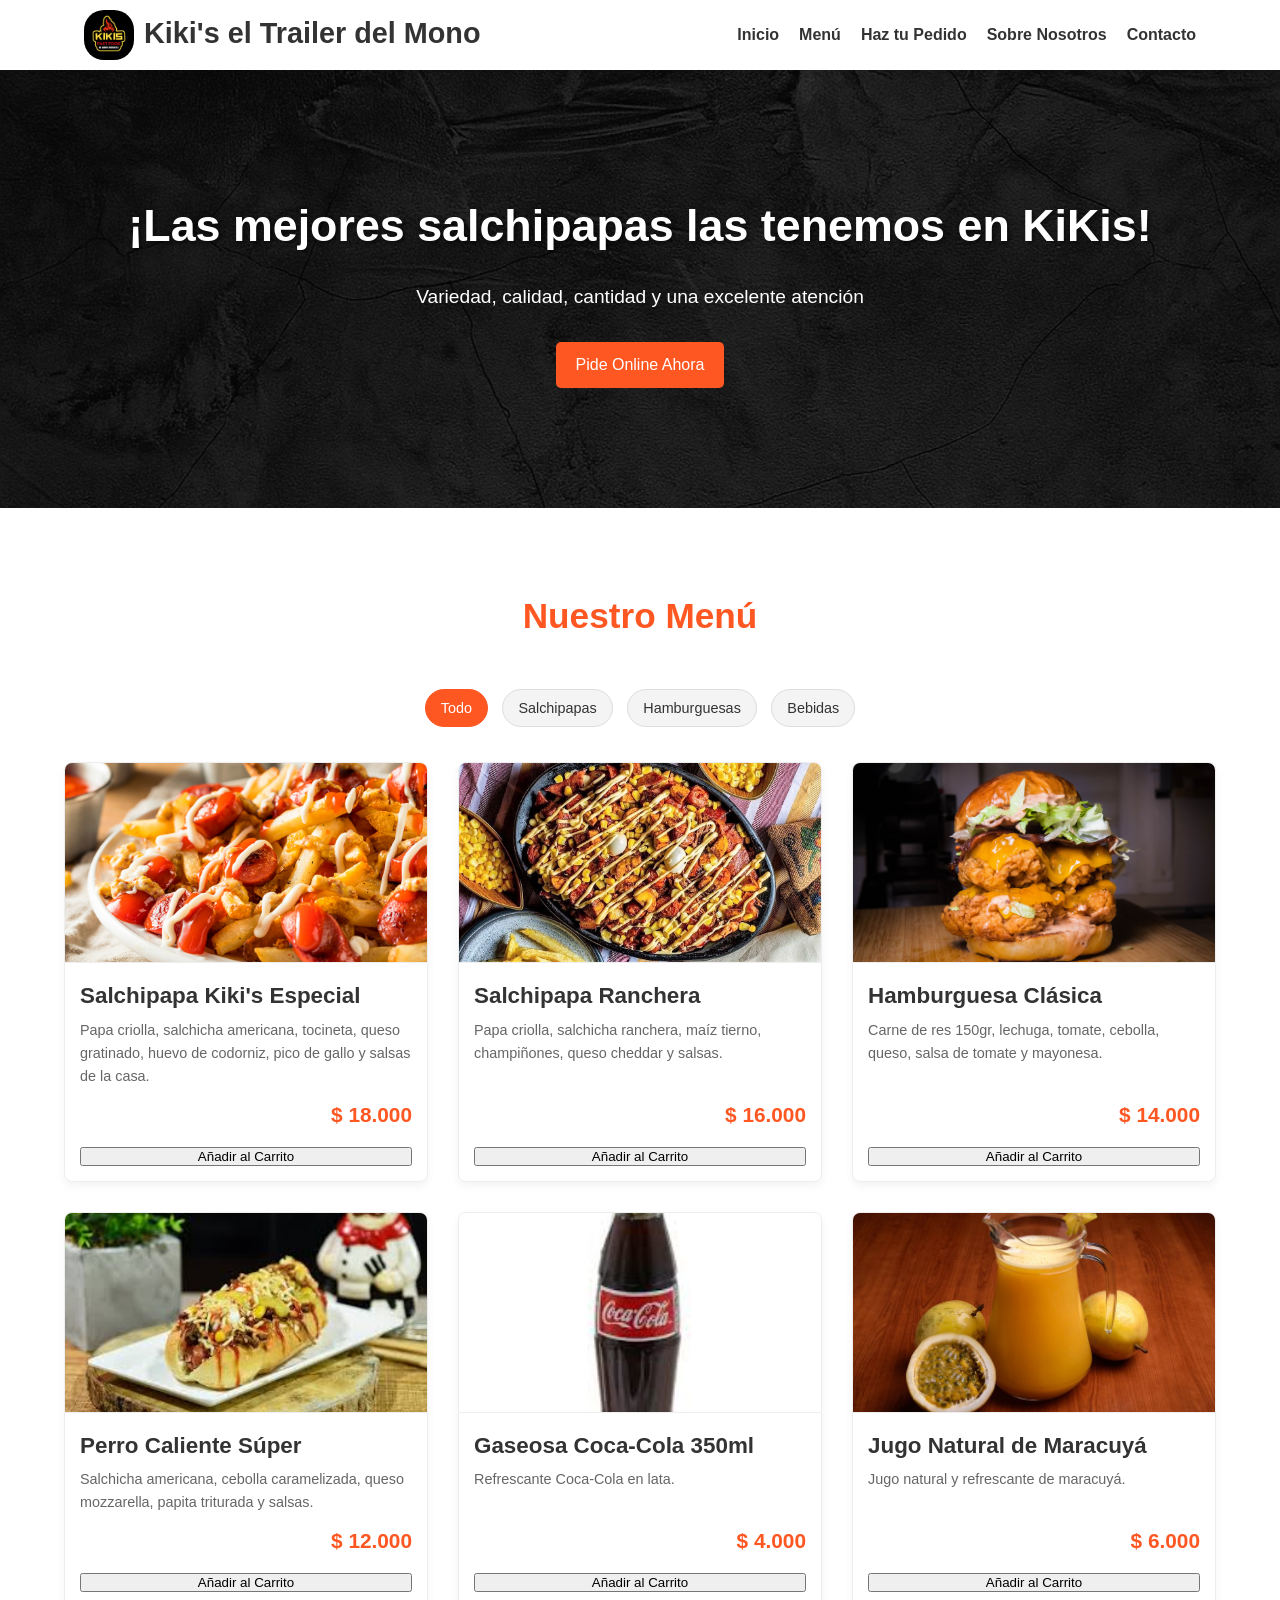
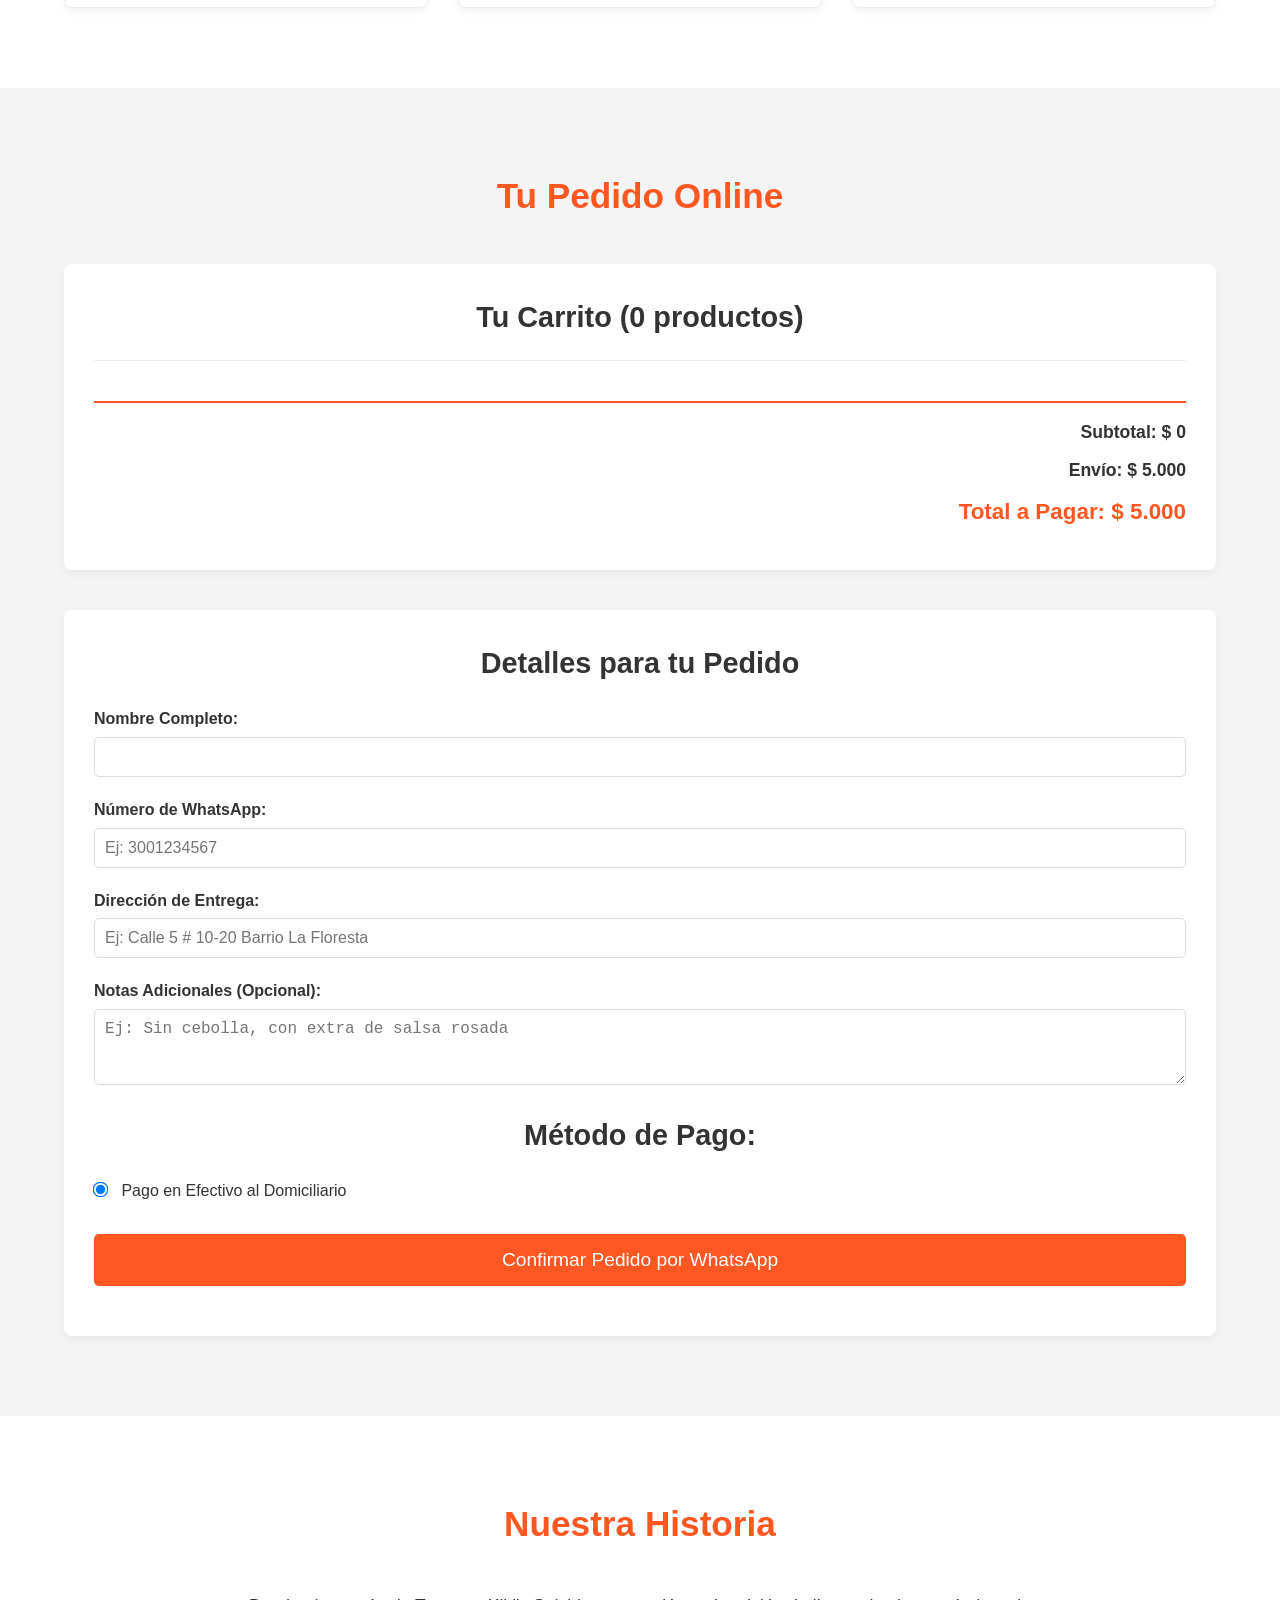
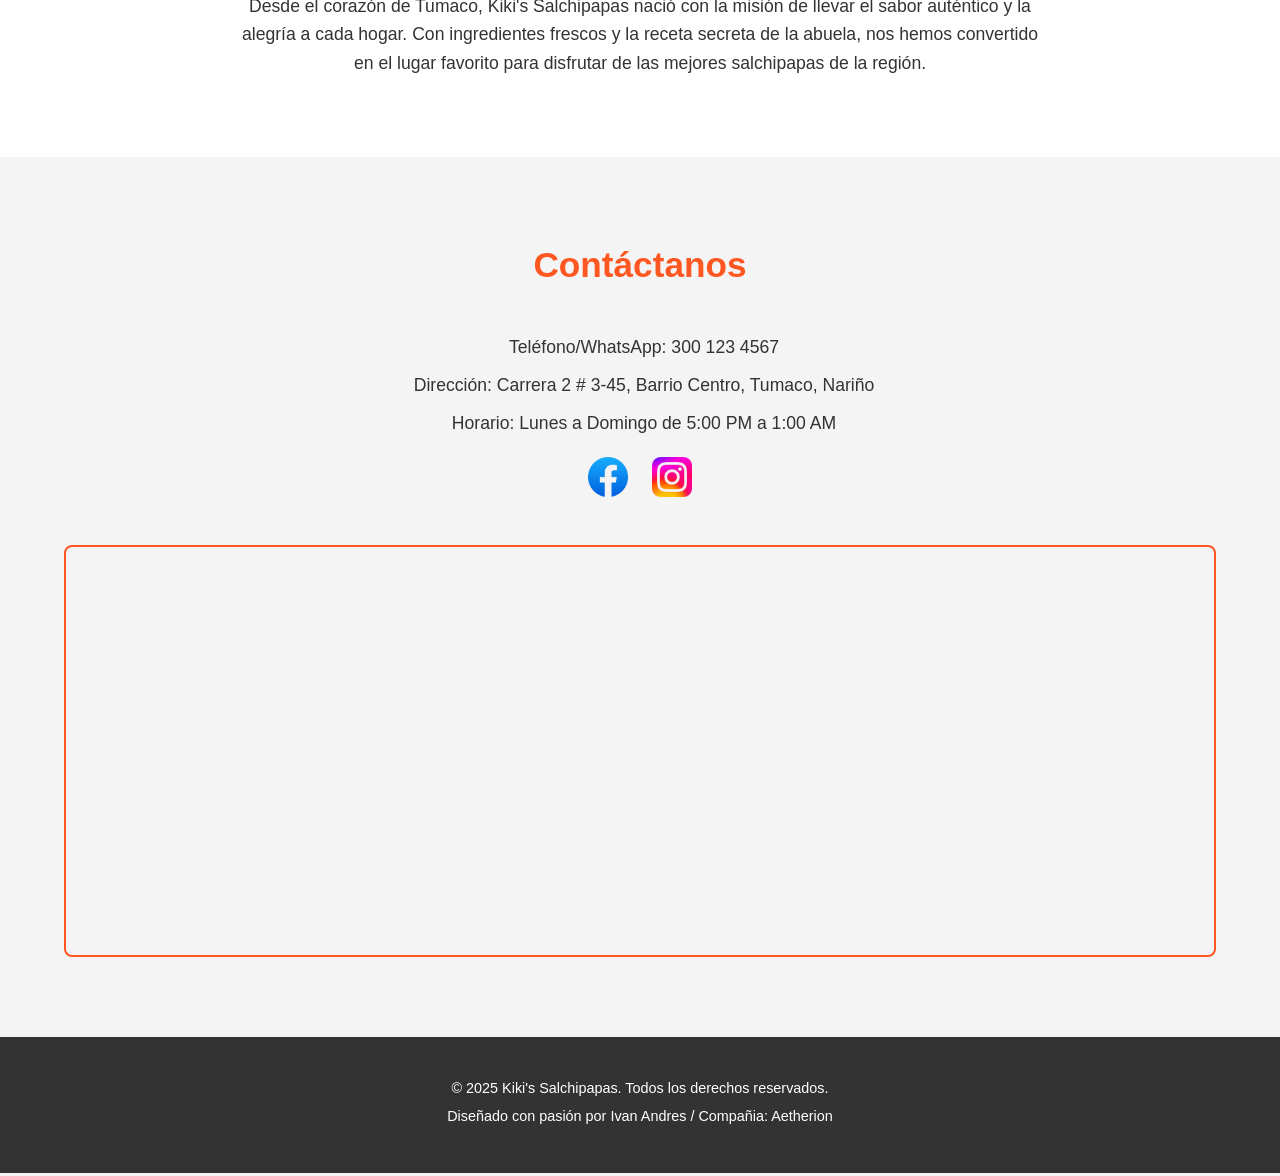
<file: index.html>
<!DOCTYPE html>
<html lang="es">
<head>
    <meta charset="UTF-8">
    <meta name="viewport" content="width=device-width, initial-scale=1.0">
    <title>Kiki's Salchipapas - Las Mejores de Tumaco | Pedidos Online</title>
    <link rel="stylesheet" href="style.css">
    <link rel="icon" href="./img/Logo.png">
    </head>
<body>

    <header class="main-header">
        <div class="container">
            <div class="logo">
                <a href="index.html">
                    <img src="./img/Logo.png" alt="Logo de Kiki's Salchipapas">
                    <h1>Kiki's el Trailer del Mono</h1>
                </a>
            </div>
            <nav class="main-nav">
                <ul>
                    <li><a href="#inicio">Inicio</a></li>
                    <li><a href="#menu">Menú</a></li>
                    <li><a href="#pedidos">Haz tu Pedido</a></li>
                    <li><a href="#sobre-nosotros">Sobre Nosotros</a></li>
                    <li><a href="#contacto">Contacto</a></li>
                </ul>
            </nav>
            <button class="menu-toggle" aria-label="Abrir menú">
                <span></span>
                <span></span>
                <span></span>
            </button>
        </div>
    </header>
            
    <section id="inicio" class="hero">
        <div class="container">
            <div class="hero-content">
                <h2>¡Las mejores salchipapas las tenemos en KiKis!</h2>
                <p>Variedad, calidad, cantidad y una excelente atención</p>
                <a href="#pedidos" class="btn btn-primary">Pide Online Ahora</a>
            </div>
        </div>
    </section>

    <section id="menu" class="menu-section">
        <div class="container">
            <h3>Nuestro Menú</h3>
            <div class="menu-categories">
                <button class="category-btn active" data-category="todo">Todo</button>
                <button class="category-btn" data-category="salchipapas">Salchipapas</button>
                <button class="category-btn" data-category="hamburguesas">Hamburguesas</button>
                <button class="category-btn" data-category="bebidas">Bebidas</button>
            </div>
            <div class="menu-grid" id="menu-items-container">
                </div>
        </div>
    </section>
    

    <section id="pedidos" class="order-section">
        <div class="container">
            <h3>Tu Pedido Online</h3>
            <div class="order-summary">
                <h4>Tu Carrito (<span id="cart-item-count">0</span> productos)</h4>
                <ul id="cart-list">
                    <li class="cart-placeholder">Tu carrito está vacío. ¡Añade algo del menú!</li>
                </ul>
                <div class="cart-totals">
                    <p>Subtotal: <span id="cart-subtotal">$0 COP</span></p>
                    <p>Envío: <span id="delivery-cost">$0 COP</span></p>
                    <p>Total a Pagar: <span id="cart-total">$0 COP</span></p>
                </div>
            </div>

            <div class="customer-details-form">
                <h4>Detalles para tu Pedido</h4>
                <form id="order-form">
                    <div class="form-group">
                        <label for="customer-name">Nombre Completo:</label>
                        <input type="text" id="customer-name" name="customerName" required>
                    </div>
                    <div class="form-group">
                        <label for="customer-phone">Número de WhatsApp:</label>
                        <input type="tel" id="customer-phone" name="customerPhone" placeholder="Ej: 3001234567" required>
                    </div>
                    <div class="form-group">
                        <label for="customer-address">Dirección de Entrega:</label>
                        <input type="text" id="customer-address" name="customerAddress" placeholder="Ej: Calle 5 # 10-20 Barrio La Floresta" required>
                    </div>
                    <div class="form-group">
                        <label for="customer-notes">Notas Adicionales (Opcional):</label>
                        <textarea id="customer-notes" name="customerNotes" rows="3" placeholder="Ej: Sin cebolla, con extra de salsa rosada"></textarea>
                    </div>

                    <div class="payment-method-selection">
                        <h4>Método de Pago:</h4>
                        <label>
                            <input type="radio" name="paymentMethod" value="efectivo" checked> Pago en Efectivo al Domiciliario
                        </label>
                        </div>

                    <button type="submit" class="btn btn-primary" id="confirm-order-btn">Confirmar Pedido por WhatsApp</button>
                    <p class="form-message" id="order-message"></p>
                </form>
            </div>
        </div>
    </section>

    <section id="sobre-nosotros" class="about-section">
        <div class="container">
            <h3>Nuestra Historia</h3>
            <p>Desde el corazón de Tumaco, Kiki's Salchipapas nació con la misión de llevar el sabor auténtico y la alegría a cada hogar. Con ingredientes frescos y la receta secreta de la abuela, nos hemos convertido en el lugar favorito para disfrutar de las mejores salchipapas de la región.</p>
            </div>
    </section>

    <section id="contacto" class="contact-section">
        <div class="container">
            <h3>Contáctanos</h3>
            <div class="contact-info">
                <p><i class="icon-phone"></i> Teléfono/WhatsApp: <a href="tel:+573001234567">300 123 4567</a></p>
                <p><i class="icon-map"></i> Dirección: Carrera 2 # 3-45, Barrio Centro, Tumaco, Nariño</p>
                <p><i class="icon-clock"></i> Horario: Lunes a Domingo de 5:00 PM a 1:00 AM</p>
                <div class="social-links">
                    <a href="https://facebook.com/kikissalchipapas" target="_blank" aria-label="Facebook de Kiki's"><img src="./img/2021_Facebook_icon.svg-removebg-preview.png" alt="Facebook"></a>
                    <a href="https://instagram.com/kikissalchipapas" target="_blank" aria-label="Instagram de Kiki's"><img src="./img/images__1_-removebg-preview.png" alt="Instagram"></a>
                </div>
            </div>
            <div class="map-container">
                <iframe src="https://www.google.com/maps/embed?pb=!1m18!1m12!1m3!1d3976.997232306232!2d-78.7303038!3d2.1587836!2m3!1f0!2f0!3f0!3m2!1i1024!2i768!4f13.1!3m3!1m2!1s0x8e2b86d1a9a8c6a7%3A0xf0c2b2b2b2b2b2b2!2sTumaco%2C%20Nari%C3%B1o%2C%20Colombia!5e0!3m2!1sen!2sco!4v1719600000000!5m2!1sen!2sco" width="600" height="450" style="border:0;" allowfullscreen="" loading="lazy" referrerpolicy="no-referrer-when-downgrade"></iframe>
            </div>
        </div>
    </section>

    <footer class="main-footer">
        <div class="container">
            <p>&copy; 2025 Kiki's Salchipapas. Todos los derechos reservados.</p>
            <p>Diseñado con pasión por Ivan Andres / Compañia: Aetherion </p>
        </div>
    </footer>

    <script src="script.js"></script>
</body>
</html>
</file>
<file: style.css>
/* --- Variables CSS (Colores y Fuentes) --- */
:root {
    --color-primary: #FF5722; /* Naranja vibrante para el acento de Kiki's */
    --color-secondary: #FFC107; /* Amarillo para destacar */
    --color-dark: #333; /* Texto oscuro principal */
    --color-light: #f4f4f4; /* Fondos claros */
    --color-white: #fff;
    --font-heading: 'Roboto', sans-serif; /* Puedes descomentar en el HTML para Google Fonts */
    --font-body: 'Arial', sans-serif;
}

/* --- Reseteo Básico y Estilos Generales --- */
* {
    margin: 0;
    padding: 0;
    box-sizing: border-box; /* Esto es crucial para el layout */
}

body {
    font-family: var(--font-body);
    line-height: 1.6;
    color: var(--color-dark);
    background-color: var(--color-light);
    overflow-x: hidden; /* Evita scroll horizontal innecesario */
}

.container {
    width: 90%;
    max-width: 1200px; /* Limita el ancho máximo del contenido */
    margin: auto;
    padding: 20px 0;
    
}

a {
    text-decoration: none;
    color: var(--color-primary);
}

img {
    max-width: 100%;
    height: auto;
    display: block; /* Elimina espacio extra debajo de las imágenes */
}

/* Botones Generales */
.btn {
    display: inline-block;
    background-color: var(--color-primary);
    color: var(--color-white);
    padding: 10px 20px;
    border: none;
    border-radius: 5px;
    cursor: pointer;
    font-size: 1rem;
    transition: background-color 0.3s ease;
}

.btn:hover {
    background-color: #E64A19; /* Un tono más oscuro al pasar el mouse */
}

/* --- Cabecera Principal (Main Header) --- */
.main-header {
    background-color: var(--color-white);
    box-shadow: 0 2px 5px rgba(0,0,0,0.1);
    position: sticky; /* Se  queda arriba al hacer scroll */
    top: 0;
    z-index: 1000; /* Asegura que esté por encima de otros elementos */
}

.main-header .container {
    display: flex;
    justify-content: space-between;
    align-items: center;
    padding: 10px 20px; /* Más padding para la cabecera */
}

.main-header .logo {
    display: flex;
    align-items: center;
}

.main-header .logo img {
    height: 50px; /* Tamaño del logo */
    margin-right: 10px;
    border-radius: 20px;
}

.main-header .logo h1 {
    font-size: 1.8rem;
    color: var(--color-dark);
    font-family: var(--font-heading);
}

.main-header .logo a {
    color: inherit; /* Hereda el color del texto del h1 */
    display: flex;
}

.main-nav ul {
    list-style: none;
    display: flex;
}

.main-nav ul li {
    margin-left: 20px;
}

.main-nav ul li a {
    color: var(--color-dark);
    font-weight: bold;
    padding: 5px 0;
    transition: color 0.3s ease;
}

.main-nav ul li a:hover {
    color: var(--color-primary);
}

/* Menú Hamburguesa (Oculto por defecto en desktop) */
.menu-toggle {
    display: none; /* Oculto en vista de escritorio */
    flex-direction: column;
    justify-content: space-between;
    width: 30px;
    height: 21px;
    background: transparent;
    border: none;
    cursor: pointer;
    padding: 0;
}

.menu-toggle span {
    display: block;
    width: 100%;
    height: 3px;
    background-color: var(--color-dark);
    border-radius: 3px;
    transition: all 0.3s ease-in-out;
}

/* --- Sección Hero (Inicio) --- */
.hero {
    background: url('./img/hero.png') no-repeat center center/cover; /* Asegúrate de tener esta imagen */
    color: var(--color-white);
    text-align: center;
    padding: 100px 20px;
    min-height: 400px;
    display: flex;
    align-items: center;
    justify-content: center;
    position: relative;
}

/* Capa oscura sobre la imagen para mejorar la legibilidad del texto */
.hero::before {
    content: '';
    position: absolute;
    top: 0;
    left: 0;
    width: 100%;
    height: 100%;
    background-color: rgba(0, 0, 0, 0.5); /* 50% de opacidad negra */

    z-index: 1;
}

.hero-content {
    position: relative;
    z-index: 2;
    /* max-width: 800px;  */ /* no funciona */
}

.hero h2 {
    font-size: 2.8rem;
    margin-bottom: 20px;
    font-family: var(--font-heading);
    text-shadow: 2px 2px 4px rgba(0,0,0,0.6);
}

.hero p {
    font-size: 1.2rem;
    margin-bottom: 30px;
}

/* --- Secciones Generales (Padding y Márgenes) --- */
section {
    padding: 60px 0;
}

section h3 {
    text-align: center;
    font-size: 2.2rem;
    margin-bottom: 40px;
    color: var(--color-primary);
    font-family: var(--font-heading);
}

/* --- Sección de Menú ¿? --- */
.menu-section {
    background-color: var(--color-white);
}

.menu-categories {
    text-align: center;
    margin-bottom: 30px;
}

.category-btn {
    background-color: var(--color-light);
    color: var(--color-dark);
    border: 1px solid #ddd;
    padding: 10px 15px;
    margin: 5px;
    border-radius: 20px;
    cursor: pointer;
    font-size: 0.9rem;
    transition: all 0.3s ease;
}

.category-btn:hover, .category-btn.active {
    background-color: var(--color-primary);
    color: var(--color-white);
    border-color: var(--color-primary);
}

.menu-grid {
    display: grid;
    grid-template-columns: repeat(auto-fit, minmax(280px, 1fr)); /* Columnas responsivas */
    gap: 30px;
}

.menu-item {
    background-color: var(--color-white);
    border: 1px solid #eee;
    border-radius: 8px;
    overflow: hidden;
    box-shadow: 0 4px 10px rgba(0,0,0,0.05);
    transition: transform 0.3s ease;
    display: flex; /* Para organizar contenido interno */
    flex-direction: column;
}

.menu-item:hover {
    transform: translateY(-5px);
}

.menu-item img {
    width: 100%;
    height: 200px; /* Altura fija para las imágenes del menú */
    object-fit: cover; /* Asegura que la imagen cubra el espacio sin distorsionarse */
    border-bottom: 1px solid #eee;
}

.menu-item h4 {
    font-size: 1.4rem;
    margin: 15px 15px 5px 15px;
    color: var(--color-dark);
    font-family: var(--font-heading);
}

.menu-item p {
    font-size: 0.9rem;
    color: #666;
    margin: 0 15px 10px 15px;
    flex-grow: 1; /* Para que el párrafo ocupe el espacio disponible. CONSULTAR*/
}


.menu-item .price {
    font-size: 1.3rem;
    font-weight: bold;
    color: var(--color-primary);
    margin: 0 15px 15px 15px;
    text-align: right; /* Precio a la derecha */
}

.menu-item .add-to-cart-btn {
    width: calc(100% - 30px); /* Ocupa el ancho del ítem menos el padding. CALC?*/
    margin: 0 15px 15px 15px;
    align-self: center; /* Centra el botón. SELF?*/
}


/* --- Sección de Pedidos (Carrito y Formulario) --- */
.order-section {
    background-color: var(--color-light);
}

.order-summary {
    background-color: var(--color-white);
    padding: 30px;
    border-radius: 8px;
    box-shadow: 0 4px 10px rgba(0,0,0,0.05);
    margin-bottom: 40px;
}

.order-summary h4 {
    font-size: 1.8rem;
    margin-bottom: 20px;
    color: var(--color-dark);
    font-family: var(--font-heading);
    text-align: center;
}

#cart-list {
    list-style: none;
    border-top: 1px solid #eee;
    padding-top: 20px;
}

#cart-list li {
    display: flex;
    justify-content: space-between;
    align-items: center;
    padding: 10px 0;
    border-bottom: 1px dashed #eee;   /* dashed? */
    font-size: 1rem;
}

#cart-list li:last-child {
    border-bottom: none;
}

.cart-item-info {
    display: flex;
    flex-direction: column;
}

.cart-item-info span:first-child {
    font-weight: bold;
}

.cart-item-quantity { /* quantity? */
    display: flex;
    align-items: center;
}

.cart-item-quantity button {
    background: none;
    border: 1px solid var(--color-primary);
    color: var(--color-primary);
    padding: 2px 8px;
    cursor: pointer;
    border-radius: 3px;
    font-size: 1.1rem;
    transition: background-color 0.2s;
}

.cart-item-quantity button:hover {
    background-color: var(--color-primary);
    color: var(--color-white);
}

.cart-item-quantity span {
    margin: 0 10px;
    font-weight: bold;
}

/* important _______________________________________*/

.remove-from-cart-btn {
    background-color: #dc3545 !important; /* Rojo para eliminar */
    color: var(--color-white) !important;
    border: none !important;
    padding: 5px 10px !important;
    font-size: 0.8rem !important;
    border-radius: 4px !important;
}

.remove-from-cart-btn:hover {
    background-color: #c82333 !important;
}

.cart-placeholder {
    text-align: center;
    color: #666;
    padding: 20px 0;
}

.cart-totals {
    text-align: right;
    margin-top: 20px;
    border-top: 2px solid var(--color-primary);
    padding-top: 15px;
    font-size: 1.1rem;
    font-weight: bold;
}

.cart-totals p {
    margin-bottom: 10px;
}

.cart-totals p:last-child {
    font-size: 1.4rem;
    color: var(--color-primary);
}


.customer-details-form {
    background-color: var(--color-white);
    padding: 30px;
    border-radius: 8px;
    box-shadow: 0 4px 10px rgba(0,0,0,0.05);
}

.customer-details-form h4 {
    font-size: 1.8rem;
    margin-bottom: 20px;
    color: var(--color-dark);
    font-family: var(--font-heading);
    text-align: center;
}

.form-group {
    margin-bottom: 20px;
}

.form-group label {
    display: block;
    margin-bottom: 5px;
    font-weight: bold;
}

.form-group input[type="text"],
.form-group input[type="tel"],
.form-group textarea {
    width: 100%;
    padding: 10px;
    border: 1px solid #ddd;
    border-radius: 5px;
    font-size: 1rem;
}

.form-group input[type="text"]:focus,
.form-group input[type="tel"]:focus,
.form-group textarea:focus {
    outline: none;
    border-color: var(--color-primary);
    box-shadow: 0 0 5px rgba(255, 87, 34, 0.3);
}

.payment-method-selection label {
    display: block;
    margin-bottom: 10px;
    cursor: pointer;
}

.payment-method-selection input[type="radio"] {
    margin-right: 10px;
    transform: scale(1.2); /* Aumenta el tamaño del radio button */
}

#confirm-order-btn {
    width: 100%;
    padding: 15px;
    font-size: 1.2rem;
    margin-top: 20px;
}

.form-message {
    text-align: center;
    margin-top: 20px;
    font-weight: bold;
    color: #28a745; /* Verde para éxito */
}

/* --- Sección Sobre Nosotros --- */
.about-section {
    background-color: var(--color-white);
    text-align: center;
}

.about-section p {
    max-width: 800px;
    margin: 0 auto;
    font-size: 1.1rem;
}

/* --- Sección de Contacto --- */
.contact-section {
    background-color: var(--color-light);
    text-align: center;
}

.contact-info p {
    font-size: 1.1rem;
    margin-bottom: 10px;
}

.contact-info i {
    margin-right: 8px;
    color: var(--color-primary);
}

.contact-info a {
    color: var(--color-dark); /* Color de texto normal para los enlaces */
    font-weight: normal;
}

.contact-info a:hover {
    color: var(--color-primary);
    text-decoration: underline;
}

.social-links {
    margin-top: 20px;
}

.social-links a {
    display: inline-block;
    margin: 0 10px;
}

.social-links img {
    width: 40px; /* Tamaño de los íconos de redes sociales */
    height: 40px;
    transition: transform 0.3s ease;
}

.social-links img:hover {
    transform: scale(1.1);
}

.map-container {
    margin-top: 40px;
    border: 2px solid var(--color-primary);
    border-radius: 8px;
    overflow: hidden; /* Asegura que el iframe no se salga de los bordes redondeados */
}

.map-container iframe {
    width: 100%;
    height: 400px;
    border: none;
}

/* --- Pie de Página (Footer) --- */
.main-footer {
    background-color: var(--color-dark);
    color: var(--color-white);
    text-align: center;
    padding: 20px 0;
    font-size: 0.9rem;
}

.main-footer p {
    margin-bottom: 5px;
}

/* --- Media Queries para Responsividad (Dispositivos Pequeños) --- */
@media (max-width: 768px) {

    .main-header .logo h1{
        display:flex ;
        align-items: center;
    }

    .main-header .logo h1{
        font-size: 1.2rem;
    }

    .main-nav {
        display: none; /* Oculta la navegación principal por defecto en móviles */
        width: 100%;
        background-color: var(--color-white);
        box-shadow: 0 5px 10px rgba(0,0,0,0.1);
        position: absolute;
        top: 70px; /* Debajo de la cabecera */
        left: 0;
        right: 0;
        padding: 20px 0;
        border-top: 1px solid #eee;
    }

    .main-nav.active { /* Clase que JavaScript añadirá para mostrar el menú */
        display: block;
    }

    .main-nav ul {
        flex-direction: column;
        align-items: center;
    }

    .main-nav ul li {
        margin: 10px 0;
    }

    .menu-toggle {
        display: flex; /* Muestra el botón hamburguesa en móviles */
        position: absolute; /* Posiciona el botón */
        right: 20px;
        top: 25px;
    }

    /* Animación del menú hamburguesa */
    .menu-toggle.active span:nth-child(1) {
        transform: translateY(9px) rotate(45deg);
    }
    .menu-toggle.active span:nth-child(2) {
        opacity: 0;
    }
    .menu-toggle.active span:nth-child(3) {
        transform: translateY(-9px) rotate(-45deg);
    }

    .hero h2 {
        font-size: 2rem;
    }

    .hero p {
        font-size: 1rem;
    }

    section h3 {
        font-size: 1.8rem;
    }

    .menu-grid {
        grid-template-columns: 1fr; /* Una columna en pantallas pequeñas */
    }

    .order-summary, .customer-details-form {
        padding: 20px;
    }

    .order-summary h4, .customer-details-form h4 {
        font-size: 1.5rem;
    }
}
</file>
